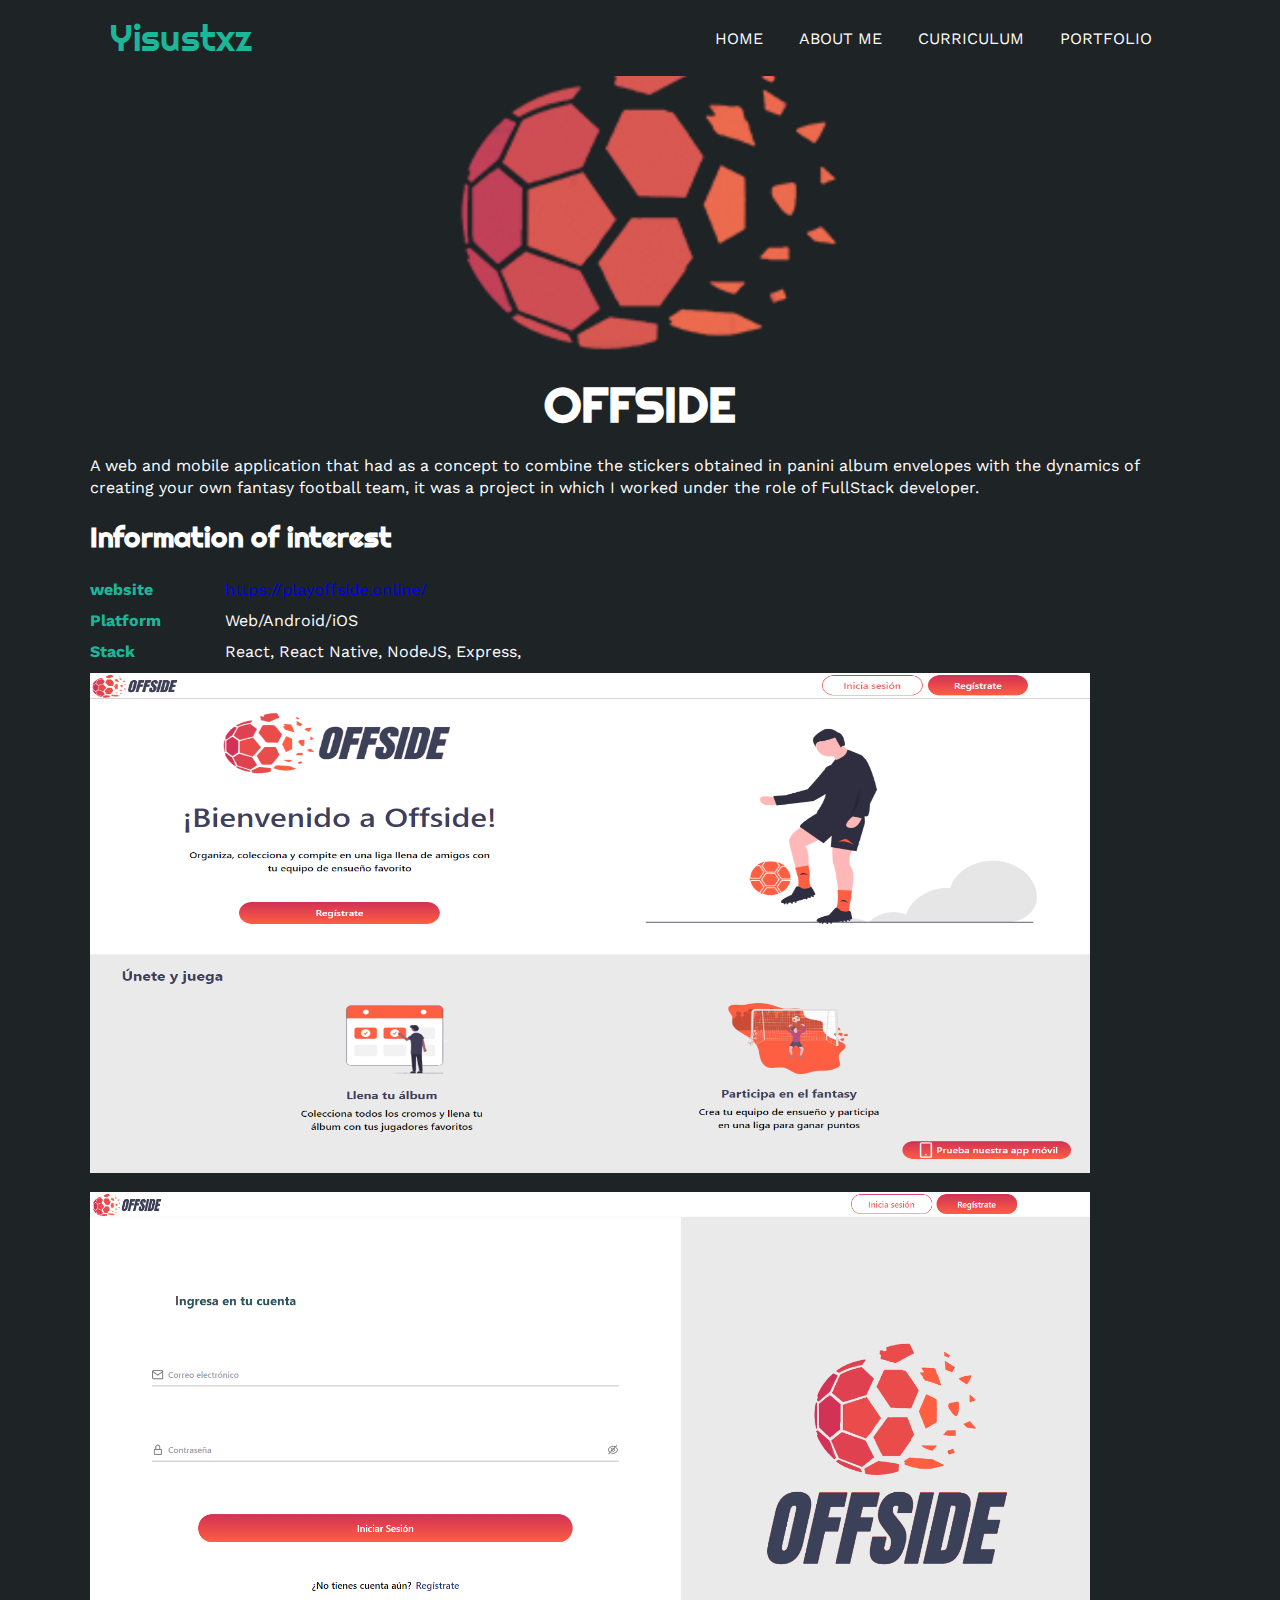
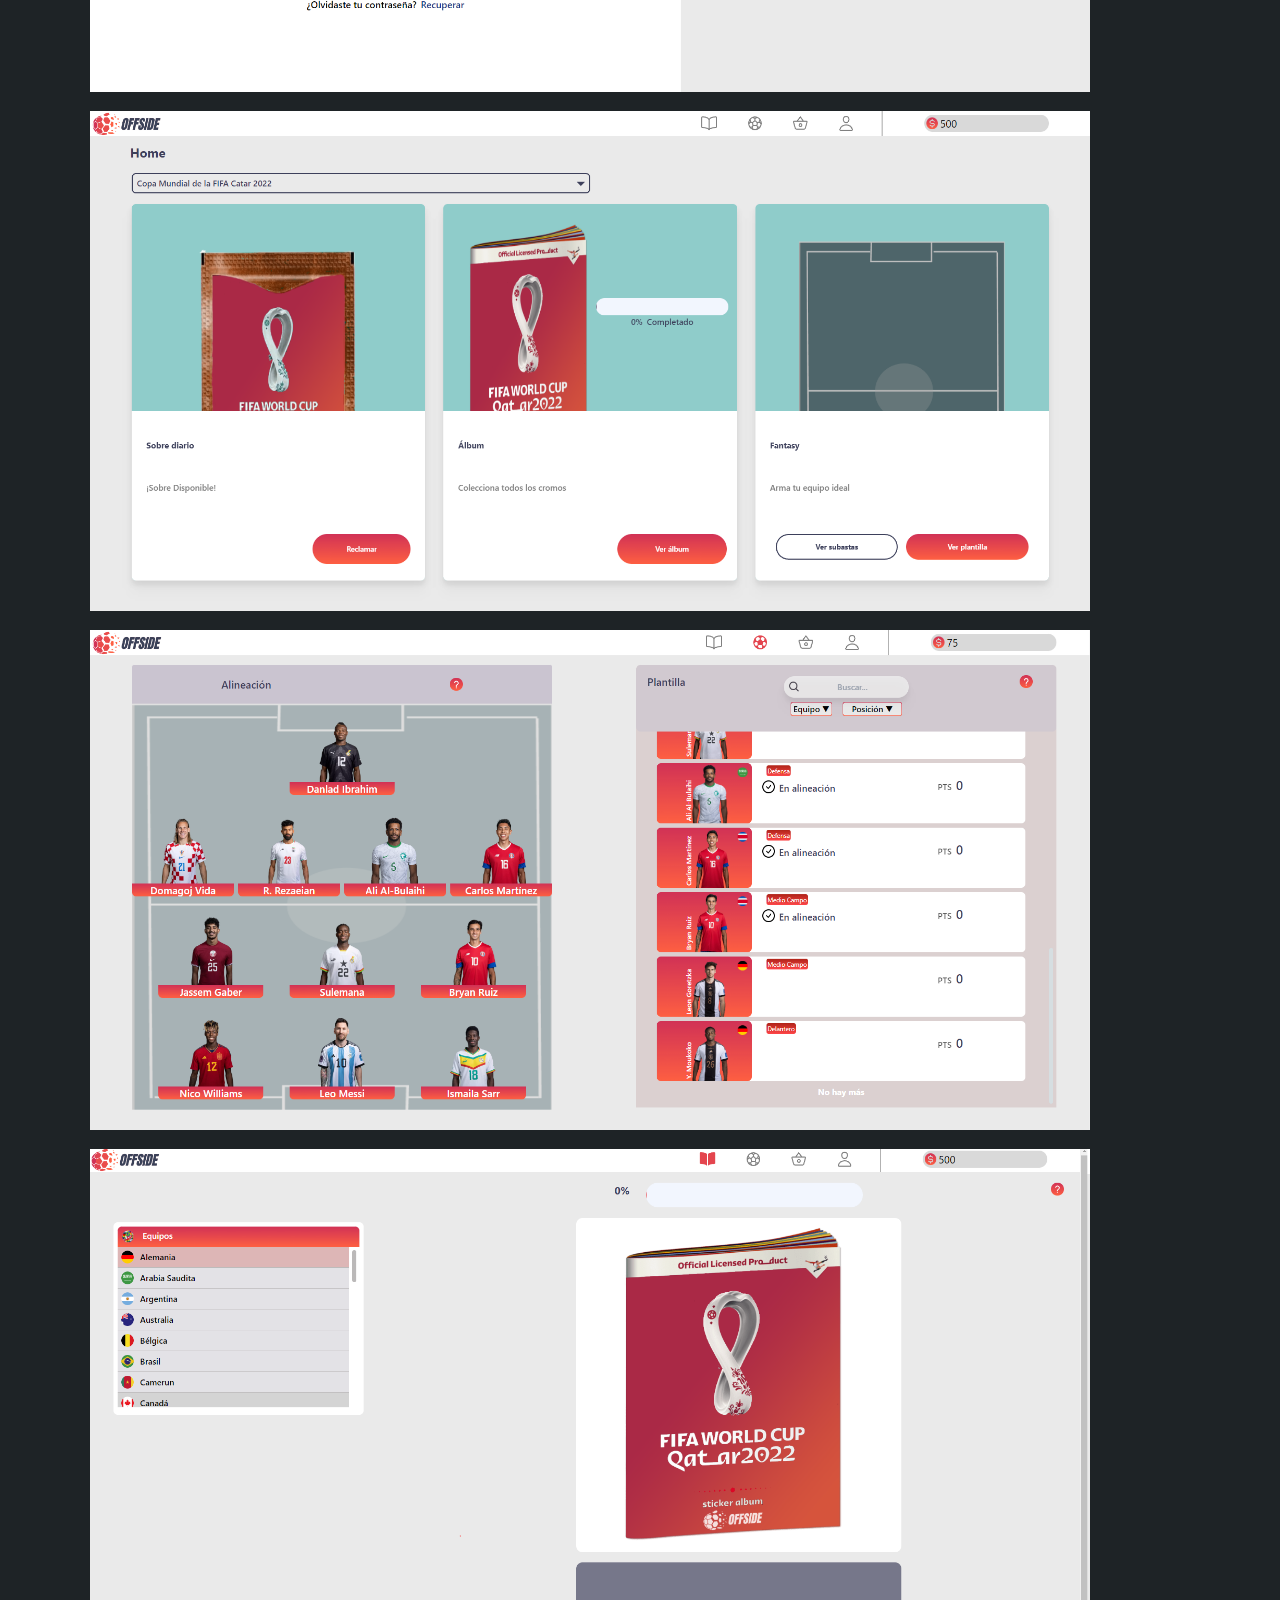
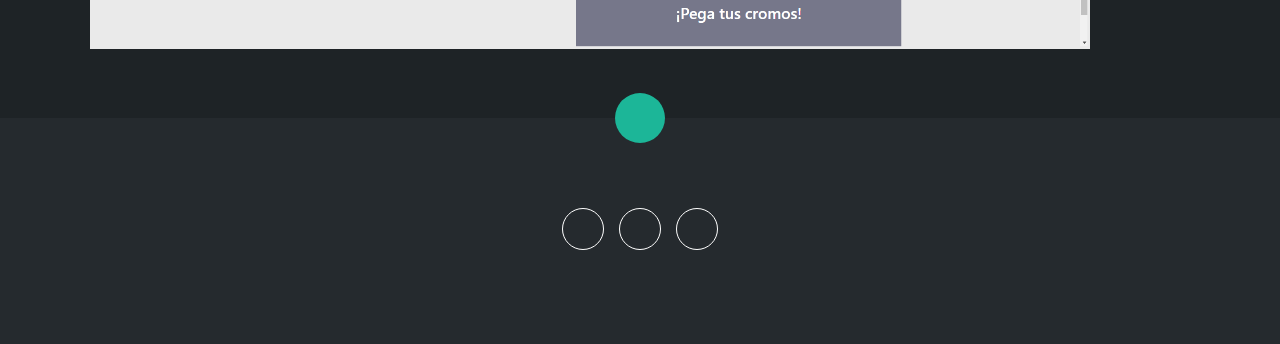
<file: offside.html>
<!DOCTYPE html>
<html lang="es">
<head>
    <meta charset="UTF-8">
    <meta http-equiv="X-UA-Compatible" content="IE=edge">
    <meta name="viewport" content="width=device-width, initial-scale=1.0">
    <link rel="stylesheet" href="https://cdnjs.cloudflare.com/ajax/libs/font-awesome/6.1.2/css/all.min.css" integrity="sha512-1sCRPdkRXhBV2PBLUdRb4tMg1w2YPf37qatUFeS7zlBy7jJI8Lf4VHwWfZZfpXtYSLy85pkm9GaYVYMfw5BC1A==" crossorigin="anonymous" referrerpolicy="no-referrer" />
    <title>Portfolio</title>
    <link rel="stylesheet" href="css/styles.css">
</head>
<body>
    <!-- MENU ENCABEZADO -->
    <div class="contenedor-header">
        <header>
            <div class="logo">
                <a href="index.html">Yisustxz</a>
            </div>
            <nav id="nav">
                <ul>
                    <li><a href="#inicio" onclick="seleccionar()">HOME</a></li>
                    <li><a href="#sobremi" onclick="seleccionar()">ABOUT ME</a></li>
                    <li><a href="#curriculum" onclick="seleccionar()">CURRICULUM</a></li>
                    <li><a href="#portfolio" onclick="seleccionar()">PORTFOLIO</a></li>

                </ul>
            </nav>
            <div class="nav-responsive" onclick="mostrarOcultarMenu()">
                <i class="fa-solid fa-bars"></i>
            </div>
        </header>
    </div>

    <!-- SECCION SOBRE MI -->
    <section id="sobremi" class="sobremi">
        <div class="contenido-seccion">
            <div class="contenedor">
                <img class="imagen" src="img/offside-adaptive.png" alt="" style="margin-left: 370px; height: 300px;">
            </div>
            <h2>OFFSIDE</h2>
            <p>A web and mobile application that had as a concept to combine the stickers obtained in panini album envelopes with the dynamics of creating your own fantasy football team, it was a project in which I worked under the role of FullStack developer.</p>

            <div class="fila">
                <!-- datos personales -->
                <div class="col">
                    <h3>Information of interest</h3>
                    <ul>
                        <li>
                            <strong>website</strong>
                            <a href="https://playoffside.online/ " style="text-decoration:none">https://playoffside.online/ </a>
                        </li>
                        <li>
                            <strong>Platform</strong>
                             Web/Android/iOS
                        </li>
                        <li>
                            <strong>Stack</strong>
                            React, React Native, NodeJS, Express, 
                        </li>
                       
                    </ul>
                </div>
                
            </div>

            <div class="fila">
                <img src="img/landingImg.png" alt="" height="500px" width="1000px">
            </div>
            <br>
            <div class="fila">
                <img src="img/loginImg.png" alt="" height="500px" width="1000px">
            </div>
            <br>
            <div class="fila">
                <img src="img/dashboardImg.png" alt="" height="500px" width="1000px">
            </div>
            <br>
            <div class="fila">
                <img src="img/fantasyImg.png" alt="" height="500px" width="1000px">
            </div>
            <br>
            <div class="fila">
                <img src="img/albumCoverImg.png" alt="" height="500px" width="1000px">
            </div>
            <br>




        </div>
    </section>

    
  

    <!-- footer -->
    <footer>
        <a href="#inicio" class="arriba">
            <i class="fa-solid fa-angles-up"></i>
        </a>
        <div class="redes">
            <a href="#"><i class="fa-brands fa-instagram"></i></a>
            <a href="#"><i class="fa-brands fa-linkedin-in"></i></a>
            <a href="https://github.com/Yisustxz"><i class="fa-brands fa-github"></i></a>
        </div>
    </footer>

    <script src="script.js"></script>
</body>
</html>
</file>
<file: css/styles.css>
@import url('https://fonts.googleapis.com/css2?family=Righteous&family=Work+Sans:wght@100;300;400;600;800&display=swap');
*{
    box-sizing: border-box;
    font-family: 'Work Sans';
    margin: 0;
    padding: 0;
}
html{
    /* me permite deslizar cuando hago clic en los links del menu */
    scroll-behavior: smooth;
}
/* MENU */
.contenedor-header{
    background: #1e2326;
    position: fixed;
    width: 100%;
    top: 0;
    left: 0;
    z-index: 99;
}
.contenedor-header header{
    max-width: 1100px;
    margin: auto;
    display: flex;
    justify-content: space-between;
    align-items: center;
    padding: 15px 20px;
}
.contenedor-header header .logo a{
    font-family: 'Righteous';
    font-size: 36px;
    color: #1CB698;
    text-decoration: none;
}
.contenedor-header header ul{
    display: flex;
    list-style: none;
}
.contenedor-header header nav ul li a{
    text-align: none;
    color: #fff;
    margin: 0 15px;
    padding: 3px;
    transition: .5s;
    text-decoration: none;
}
.contenedor-header header nav ul li a:hover{
    color: #1CB698;
}
.nav-responsive{
    background-color: #1CB698;
    color:#fff;
    padding: 5px 10px;
    border-radius: 5px;
    cursor: pointer;
    display: none;
}
/* SECCION I N I C I O */
.inicio{
    background: linear-gradient(to top, rgba(30,35,38,.8), rgba(30,35,38,1)),
    url(img/fondo.jpg);
    background-size: cover;
    height: 100vh;
    color: #fff;
    display: flex;
    align-items: center;
}
.inicio .contenido-banner{
    padding: 20px;
    background-color: #1e2326;
    max-width: 350px;
    margin: auto;
    text-align: center;
    border-radius: 40px;
}
.inicio .contenido-banner img{
    margin-top: 40px;
    border: 10px solid #1CB698;
    display: block;
    width: 80%;
    margin: auto;
    border-radius: 100%;
}
.inicio .contenido-banner h1{
    margin-top: 40px;
    font-size: 42px;
    font-family: 'Righteous';
}
.inicio .contenido-banner h2{
    font-size: 15px;
    font-weight: normal;
}
.inicio .contenido-banner .redes a{
    color: #fff;
    display: inline-block;
    text-decoration: none;
    border: 1px solid #fff;
    border-radius: 100%;
    width: 42px;
    height: 42px;
    line-height: 42px;
    margin: 40px 5px;
    font-size: 20px;
    transition: .3s;
}
.inicio .contenido-banner .redes a:hover{
    background-color: #1CB698;
}
.sobremi{
    background-color: #1e2326;
    color: #fff;
    padding: 50px 20px;
}
.sobremi .contenido-seccion{
    max-width: 1100px;
    margin: auto;
}
.sobremi h2{
    font-size: 48px;
    font-family: 'Righteous';
    text-align: center;
    padding: 20px 0;

}
.sobremi .contenido-seccion p{
    font: 18px;
    line-height: 22px;
    margin-bottom: 20px;
}
.sobremi .contenido-seccion p span{
    color: #1CB698;
    font-weight: bold;
}
.sobremi .fila{
    display: flex;
}
.sobremi .fila .col
{
    width: 50%;
}
.sobremi .fila .col h3{
    font-size: 28px;
    font-family: 'Righteous';
    margin-bottom: 25px;
}
.sobremi .fila .col ul{
    list-style: none;
}
.sobremi .fila .col ul li{
    margin: 12px 0;
}
.sobremi .fila .col ul li strong{
    display: inline-block;
    color: #1CB698;
    width: 130px;
}
.sobremi .fila .col ul li span{
    background-color: #1CB698;
    padding: 3px;
    font-weight: bold;
    border-radius: 5px;
}
.sobremi .fila .col .contenedor-intereses{
    display: flex;
    flex-wrap: wrap;
}
.sobremi .fila .col .contenedor-intereses .interes{
    width: 100px;
    height: 100px;
    background-color: #252A2E;
    border-radius: 10px;
    margin: 0 15px 15px 0;
    display: flex;
    flex-direction: column;
    align-items: center;
    justify-content: center;
    transition: .3s;
}.sobremi .fila .col .contenedor-intereses .interes:hover{
    background-color: #1CB698;
}
.sobremi .fila .col .contenedor-intereses .interes i{
    font-size: 30px;
    margin-bottom: 10px;
}
.sobremi button{
    cursor: pointer;
    background-color: transparent;
    border: 2px solid #fff;
    width: fit-content;
    display: block;
    margin: 20px auto;
    padding: 10px 22px;
    font-size: 16px;
    color: #fff;
    position: relative;
    z-index: 10;
}
.sobremi button .overlay{
    position: absolute;
    top: 0;
    left: 0;
    width: 0;
    height: 100%;
    background-color: #1CB698;
    z-index: -1;
    transition: 1s;
}
.sobremi button:hover .overlay{
    width: 100%;
}

/* SECCION CURRICULUM */
.curriculum{
    background-color: #1e2326;
    color: #fff;
    padding: 50px 20px;
}
.curriculum .contenido-seccion{
    max-width: 1100px;
    margin: auto;
}
.curriculum h2{
    font-size: 48px;
    font-family: 'Righteous';
    text-align: center;
    padding: 20px 0;

}
.curriculum .fila{
    display: flex;
    justify-content: space-between;
}
.curriculum .fila .col{
    width: 49%;
    padding: 0 20px;
}
.curriculum .fila .col h3{
    font-size: 28px;
    font-family: 'Righteous';
    margin-bottom: 25px;
}
.curriculum .fila .izquierda{
    border-right: 2px solid #252A2E;
}
.curriculum .fila .derecha{
    border-left: 2px solid #252A2E;
}
.curriculum .fila .item{
    padding: 25px;
    margin-bottom: 30px;
    background-color: #252A2E;
    position: relative;
}
.curriculum .fila .item h4{
    font-size: 20px;
    margin-bottom: 10px;
}
.curriculum .fila .item .casa{
    color: #1CB698;
    font-size: 22px;
    font-weight: bold;
    display: block;
}
.curriculum .fila .item .fecha{
    display: block;
    color: #1CB698;
    margin-bottom: 10px;
}
.curriculum .fila .item p{
    line-height: 24px;
}
.curriculum .fila .izq{
    border-right: 2px solid #1CB698;
    margin-right: 20px;
}
.curriculum .fila .der{
    border-left: 2px solid #1CB698;
    margin-left: 20px;
}
.curriculum .fila .item .conectori{
    height: 2px;
    background-color: #1CB698;
    width: 47px;
    position: absolute;
    top: 50%;
    right: -47px;
    z-index: 5;
}
.curriculum .fila .item .conectori .circuloi{
    display: block;
    height: 10px;
    width: 10px;
    border-radius: 50%;
    background-color: #1CB698;
    float: right;
    position: relative;
    bottom: 4px;
}
.curriculum .fila .item .conectord{
    height: 2px;
    background-color: #1CB698;
    width: 47px;
    position: absolute;
    top: 50%;
    left: -47px;
    z-index: 5;
}
.curriculum .fila .item .conectord .circulod{
    display: block;
    height: 10px;
    width: 10px;
    border-radius: 50%;
    background-color: #1CB698;
    float: left;
    position: relative;
    bottom: 4px;
}
/* SECCION PORTFOLIO */
.portfolio{
    background-color: #252A2E;
    color: #fff;
    padding: 50px 20px;
}
.portfolio .contenido-seccion{
    max-width: 1100px;
    margin: auto;
}
.portfolio h2{
    font-size: 48px;
    font-family: 'Righteous';
    text-align: center;
    padding: 20px 0;
}
.portfolio .galeria{
    display: flex;
    flex-wrap: wrap;
    justify-content: space-around;
}
.portfolio .galeria .proyecto{
    position: relative;
    max-width: 340px;
    height: fit-content;
    margin: 10px;
    cursor: pointer;
}
.portfolio .galeria .proyecto img{
    width: 100%;
    display: block;
}
.portfolio .galeria .proyecto .overlay{
    position: absolute;
    top: 0;
    width: 100%;
    height: 100%;
    text-align: center;
    background: linear-gradient(rgba(28,182,152,.8), rgba(28,182,152,.8));
    display: flex;
    flex-direction: column;
    justify-content: center;
    transition: 1s;
    font-size: 18px;
    letter-spacing: 3px;
    opacity: 0;
}
.portfolio .galeria .proyecto .overlay h3{
    margin-bottom: 20px;
    transition: 1s;
}
.portfolio .galeria .proyecto .overlay:hover{
    opacity: 1;
}
.portfolio .galeria .proyecto .overlay:hover h3{
    margin-bottom: 0px;
}


footer{
    background-color: #252A2E;
    color: #fff;
    padding: 50px 0 30px 0;
    text-align: center;
    position: relative;
    width: 100%;
}
footer .redes{
    margin-bottom: 20px;
}
footer .redes a{
    color: #fff;
    display: inline-block;
    text-decoration: none;
    border: 1px solid #fff;
    border-radius: 100%;
    width: 42px;
    height: 42px;
    line-height: 42px;
    margin: 40px 5px;
    font-size: 20px;
    transition: .3s;
}
footer .arriba{
    display: block;
    width: 50px;
    height: 50px;
    background-color: #1CB698;
    color: #fff;
    position: absolute;
    left: 50%;
    transform: translateX(-50%);
    top: -25px;
    border-radius: 50%;
    line-height: 50px;
    font-size: 18px;
}
/* SECCION RESPONSIVE */
@media screen and (max-width:980px){
    nav{
        display: none;
    }
    .nav-responsive{
        display: block;
    }
    nav.responsive{
        display: block;
        position: absolute;
        right: 0;
        top: 75px;
        background-color: #252A2E;
        width: 180px;
    }
    nav.responsive ul{
        display: block !important;
    }
    nav.responsive ul li{
        border-bottom: 1px solid #fff;
        padding: 10px 0;
    }
}
@media screen and (max-width:700px){
    .sobremi .fila{
        display: block;
    }
    .sobremi .fila .col{
        width: fit-content;
    }

    .skills .fila{
        display: block;
    }
    .skills .fila .col{
        width: 100%;
    }
    .skills .fila .col .barra-skill{
        width: 100%;
    }

    .curriculum .fila{
        display: block;
    }
    .curriculum .fila .col{
        width: 90%;
    }
    .curriculum .fila .derecha{
        margin-left: 20px;
    }

    .portfolio .galeria{
        display: block;
        width: 100%;
    }
    .portfolio .galeria .proyecto{
        max-width: 100%;
    }
    .portfolio .galeria .proyecto img{
        width: 100%;
    }
   
    .button {
        font: bold 11px Arial;
        text-decoration: none;
        background-color: #EEEEEE;
        color: #333333;
        padding: 2px 6px 2px 6px;
        border-top: 1px solid #CCCCCC;
        border-right: 1px solid #333333;
        border-bottom: 1px solid #333333;
        border-left: 1px solid #CCCCCC;
      }
}
</file>
